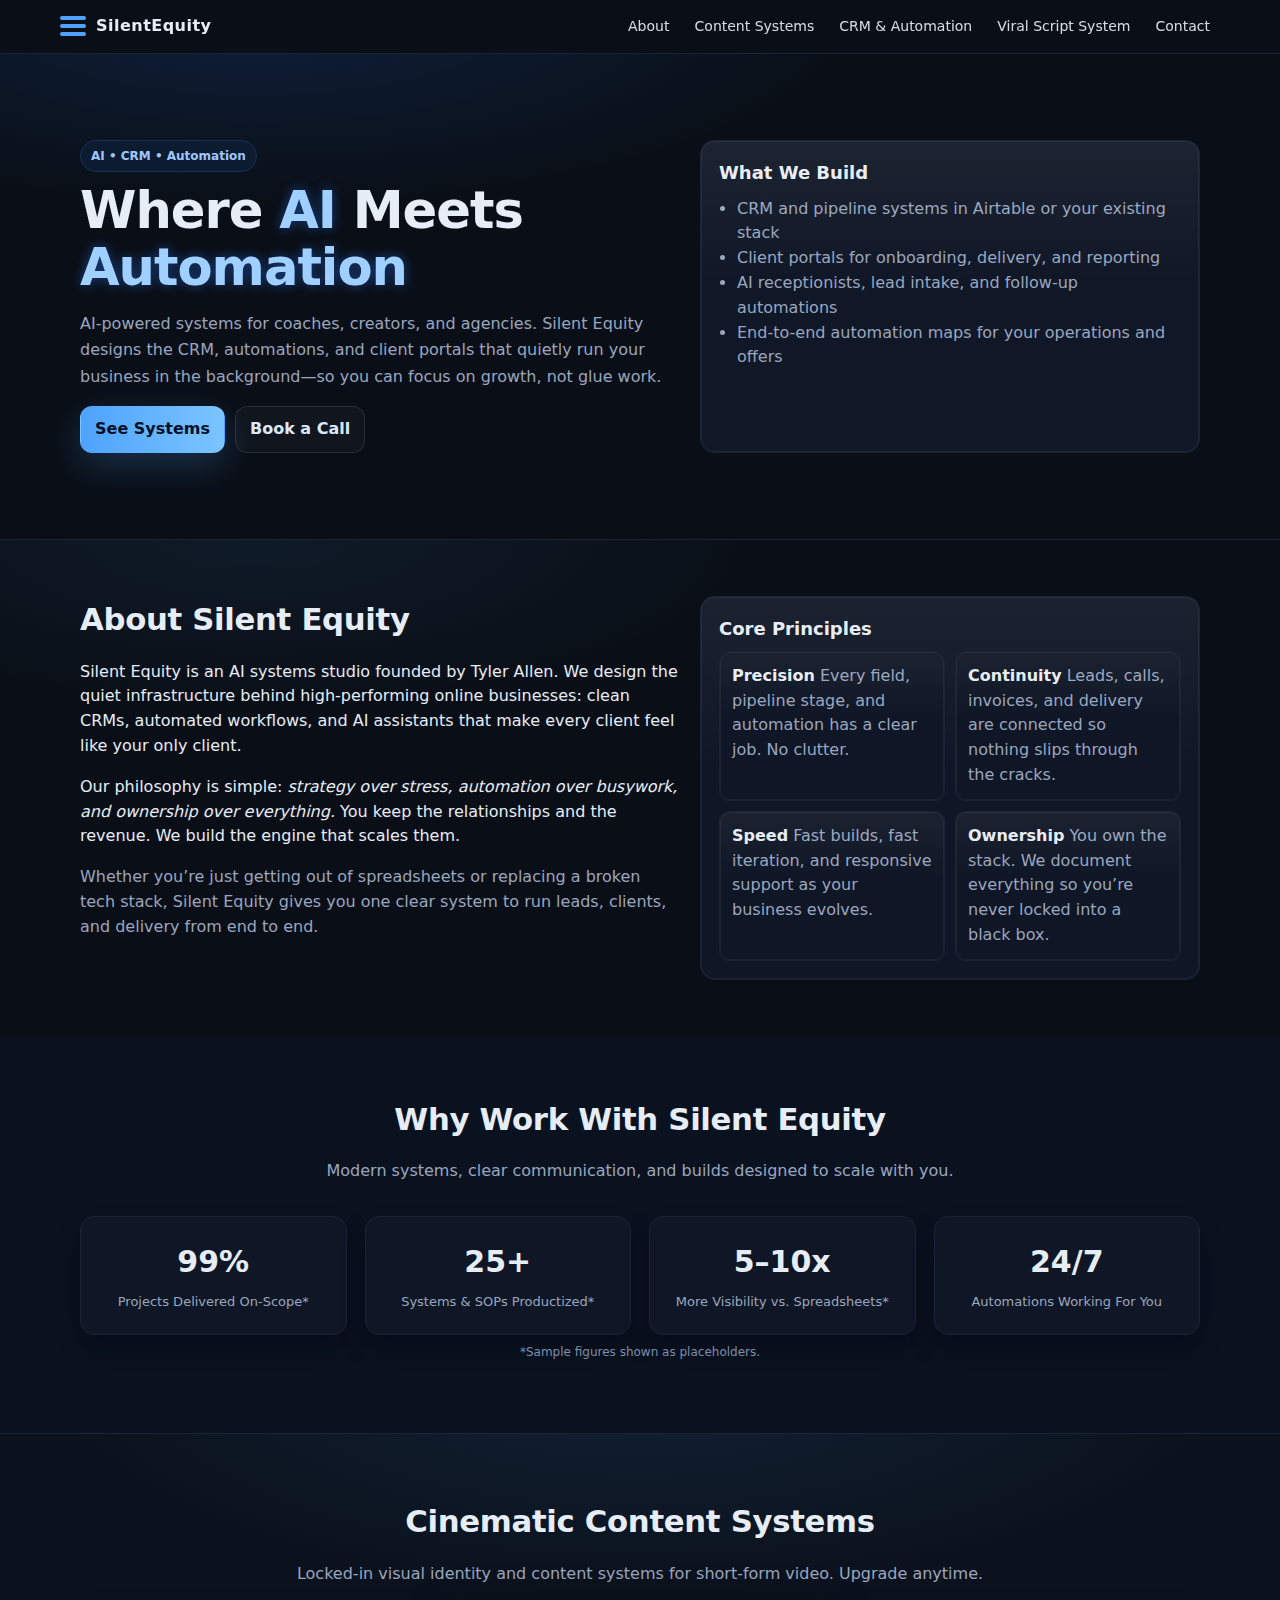
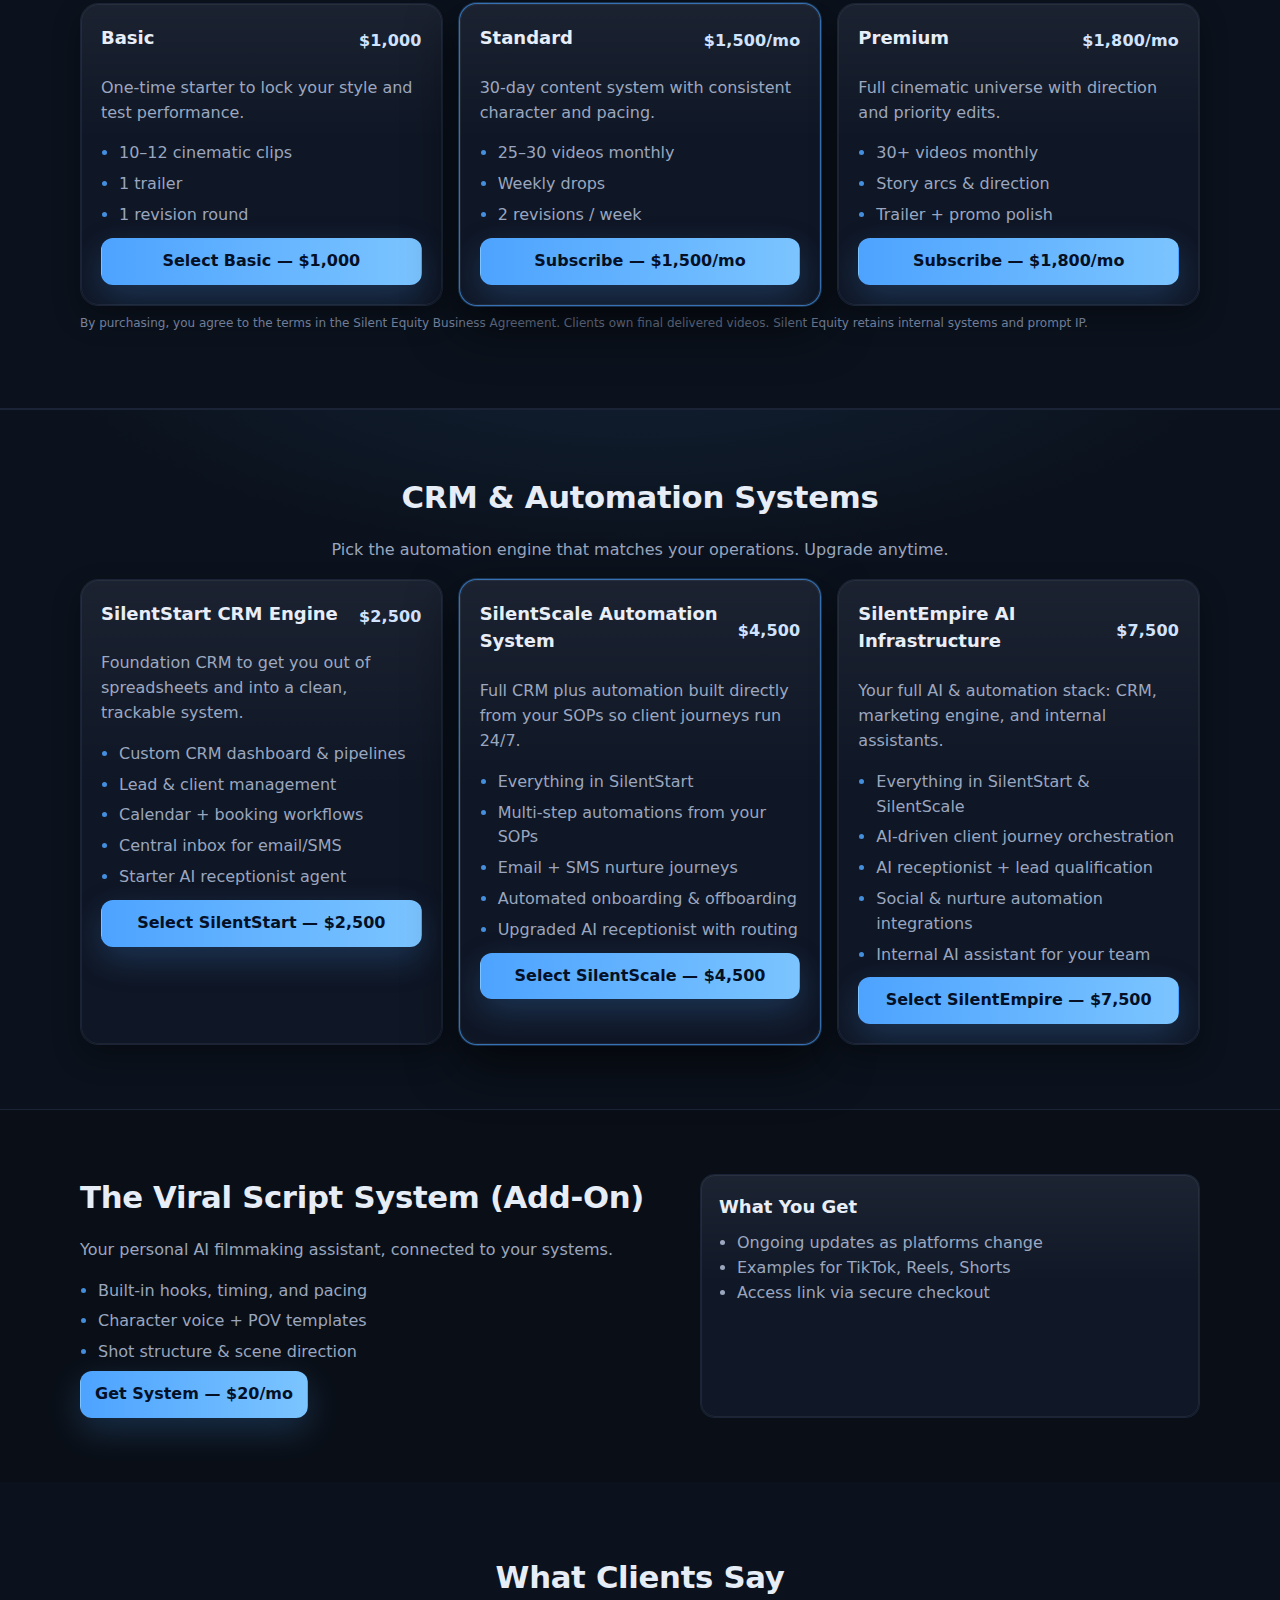
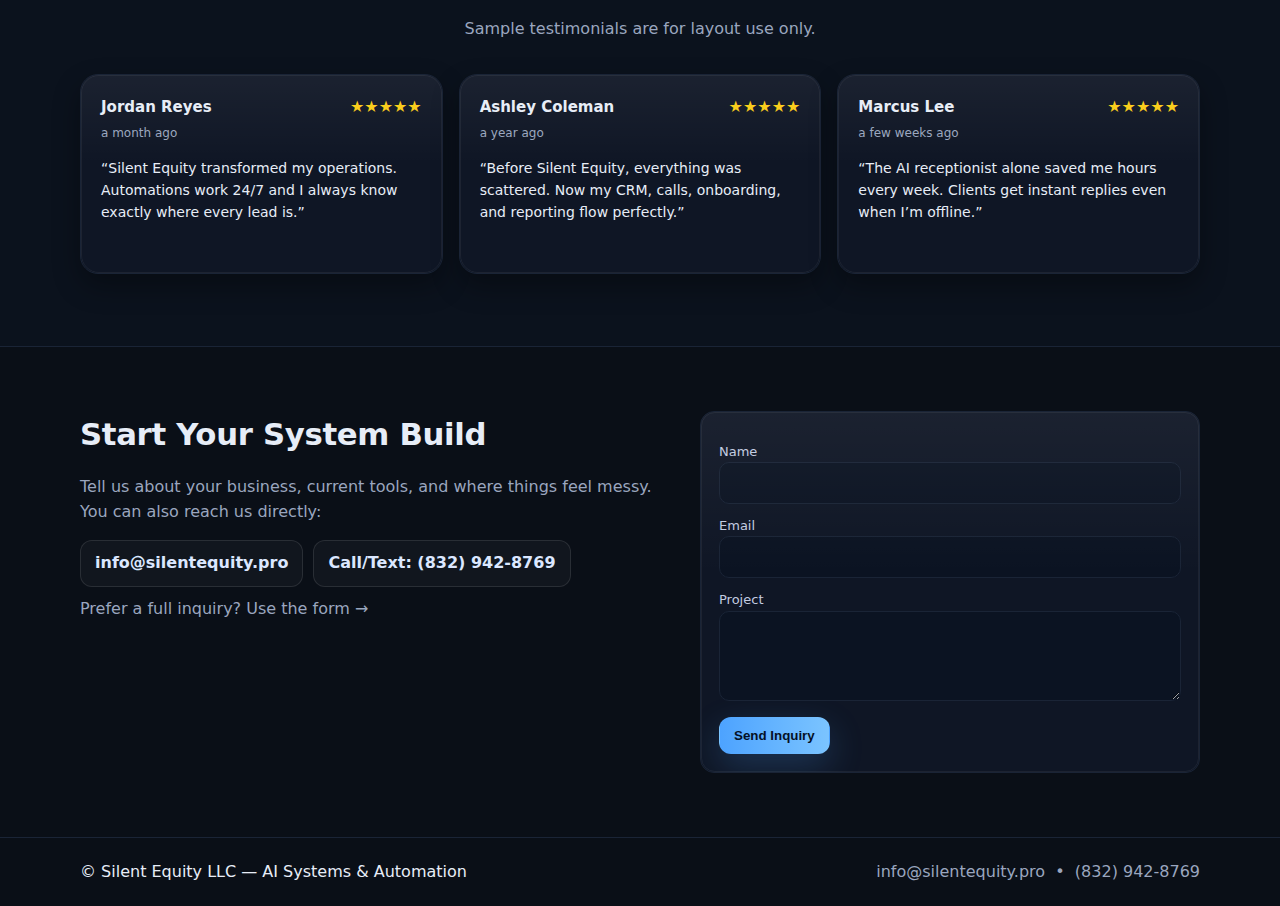
<file: index.html>
<!doctype html>
<html lang="en">
<head>
  <meta charset="utf-8">
  <meta name="viewport" content="width=device-width, initial-scale=1">
  <title>Silent Equity — Where AI Meets Automation</title>
  <meta name="description" content="Silent Equity designs AI-powered CRM, automation systems, and client portals for coaches, creators, and agencies.">
  <link rel="icon" href="assets/logo.png">
  <link rel="stylesheet" href="site.css">
</head>
<body>

  <header class="nav">
    <div class="wrap row">
      <a href="#top" class="brand">
        <div class="logo-mark">
          <span class="logo-bar"></span>
          <span class="logo-bar"></span>
          <span class="logo-bar"></span>
        </div>
        <span class="logo-wordmark">SilentEquity</span>
      </a>

      <nav>
        <a href="#about">About</a>
        <a href="#packages">Content Systems</a>
        <a href="#crm">CRM &amp; Automation</a>
        <a href="#system">Viral Script System</a>
        <a href="#contact">Contact</a>
      </nav>
    </div>
  </header>

  <section id="top" class="hero">
    <div class="wrap grid">
      <div>
        <div class="badge">AI • CRM • Automation</div>
        <h1>Where <span class="glow">AI</span> Meets <span class="glow">Automation</span></h1>
        <p class="lead">
          AI-powered systems for coaches, creators, and agencies. Silent Equity designs the CRM, automations, and client portals that quietly run your business in the background—so you can focus on growth, not glue work.
        </p>
        <div class="buttons">
          <a class="btn primary" href="#crm">See Systems</a>
          <a class="btn ghost" href="#contact">Book a Call</a>
        </div>
      </div>

      <div class="panel">
        <h3>What We Build</h3>
        <ul class="bullets">
          <li>CRM and pipeline systems in Airtable or your existing stack</li>
          <li>Client portals for onboarding, delivery, and reporting</li>
          <li>AI receptionists, lead intake, and follow-up automations</li>
          <li>End-to-end automation maps for your operations and offers</li>
        </ul>
      </div>
    </div>
  </section>

  <section id="about" class="about">
    <div class="wrap grid">
      <div>
        <h2>About Silent Equity</h2>
        <p>
          Silent Equity is an AI systems studio founded by Tyler Allen. We design the quiet infrastructure behind high-performing online businesses: clean CRMs, automated workflows, and AI assistants that make every client feel like your only client.
        </p>
        <p>
          Our philosophy is simple:
          <em>strategy over stress, automation over busywork, and ownership over everything.</em>
          You keep the relationships and the revenue. We build the engine that scales them.
        </p>
        <p class="muted">
          Whether you’re just getting out of spreadsheets or replacing a broken tech stack, Silent Equity gives you one clear system to run leads, clients, and delivery from end to end.
        </p>
      </div>

      <div class="panel soft">
        <h3>Core Principles</h3>
        <div class="cols">
          <div>
            <strong>Precision</strong>
            <span class="muted">Every field, pipeline stage, and automation has a clear job. No clutter.</span>
          </div>
          <div>
            <strong>Continuity</strong>
            <span class="muted">Leads, calls, invoices, and delivery are connected so nothing slips through the cracks.</span>
          </div>
          <div>
            <strong>Speed</strong>
            <span class="muted">Fast builds, fast iteration, and responsive support as your business evolves.</span>
          </div>
          <div>
            <strong>Ownership</strong>
            <span class="muted">You own the stack. We document everything so you’re never locked into a black box.</span>
          </div>
        </div>
      </div>
    </div>
  </section>

  <section id="why" class="metrics">
    <div class="wrap">
      <h2 class="center">Why Work With Silent Equity</h2>
      <p class="muted center">Modern systems, clear communication, and builds designed to scale with you.</p>

      <div class="metrics-grid">
        <div class="metric">
          <div class="metric-number">99%</div>
          <div class="metric-label">Projects Delivered On-Scope*</div>
        </div>
        <div class="metric">
          <div class="metric-number">25+</div>
          <div class="metric-label">Systems & SOPs Productized*</div>
        </div>
        <div class="metric">
          <div class="metric-number">5–10x</div>
          <div class="metric-label">More Visibility vs. Spreadsheets*</div>
        </div>
        <div class="metric">
          <div class="metric-number">24/7</div>
          <div class="metric-label">Automations Working For You</div>
        </div>
      </div>

      <p class="fineprint center">*Sample figures shown as placeholders.</p>
    </div>
  </section>

  <section id="packages" class="packages">
    <div class="wrap">
      <h2 class="center">Cinematic Content Systems</h2>
      <p class="muted center">Locked-in visual identity and content systems for short-form video. Upgrade anytime.</p>

      <div class="cards">
        <div class="card">
          <div class="row space">
            <h3>Basic</h3>
            <div class="price">$1,000</div>
          </div>
          <p class="muted">One-time starter to lock your style and test performance.</p>
          <ul class="ticks">
            <li>10–12 cinematic clips</li>
            <li>1 trailer</li>
            <li>1 revision round</li>
          </ul>
          <a class="btn primary block" target="_blank" href="https://buy.stripe.com/3cI28rdvS0jdg4R8A418c00">Select Basic — $1,000</a>
        </div>

        <div class="card featured">
          <div class="row space">
            <h3>Standard</h3>
            <div class="price">$1,500/mo</div>
          </div>
          <p class="muted">30-day content system with consistent character and pacing.</p>
          <ul class="ticks">
            <li>25–30 videos monthly</li>
            <li>Weekly drops</li>
            <li>2 revisions / week</li>
          </ul>
          <a class="btn primary block" target="_blank" href="https://buy.stripe.com/5kQ4gz4Zm5Dx19XcQk18c01">Subscribe — $1,500/mo</a>
        </div>

        <div class="card">
          <div class="row space">
            <h3>Premium</h3>
            <div class="price">$1,800/mo</div>
          </div>
          <p class="muted">Full cinematic universe with direction and priority edits.</p>
          <ul class="ticks">
            <li>30+ videos monthly</li>
            <li>Story arcs & direction</li>
            <li>Trailer + promo polish</li>
          </ul>
          <a class="btn primary block" target="_blank" href="https://buy.stripe.com/fZudR9gI49TN2e16rW18c02">Subscribe — $1,800/mo</a>
        </div>
      </div>

      <p class="fineprint">By purchasing, you agree to the terms in the Silent Equity Business Agreement. Clients own final delivered videos. Silent Equity retains internal systems and prompt IP.</p>
    </div>
  </section>

  <section id="crm" class="packages">
    <div class="wrap">
      <h2 class="center">CRM & Automation Systems</h2>
      <p class="muted center">Pick the automation engine that matches your operations. Upgrade anytime.</p>

      <div class="cards">

        <div class="card">
          <div class="row space">
            <h3>SilentStart CRM Engine</h3>
            <div class="price">$2,500</div>
          </div>
          <p class="muted">Foundation CRM to get you out of spreadsheets and into a clean, trackable system.</p>
          <ul class="ticks">
            <li>Custom CRM dashboard & pipelines</li>
            <li>Lead & client management</li>
            <li>Calendar + booking workflows</li>
            <li>Central inbox for email/SMS</li>
            <li>Starter AI receptionist agent</li>
          </ul>
          <a class="btn primary block" target="_blank" href="https://buy.stripe.com/6oU4gz8by2rldWJ5nS18c04">Select SilentStart — $2,500</a>
        </div>

        <div class="card featured">
          <div class="row space">
            <h3>SilentScale Automation System</h3>
            <div class="price">$4,500</div>
          </div>
          <p class="muted">Full CRM plus automation built directly from your SOPs so client journeys run 24/7.</p>
          <ul class="ticks">
            <li>Everything in SilentStart</li>
            <li>Multi-step automations from your SOPs</li>
            <li>Email + SMS nurture journeys</li>
            <li>Automated onboarding & offboarding</li>
            <li>Upgraded AI receptionist with routing</li>
          </ul>
          <a class="btn primary block" target="_blank" href="https://buy.stripe.com/9B6aEX77u8PJg4R03y18c05">Select SilentScale — $4,500</a>
        </div>

        <div class="card">
          <div class="row space">
            <h3>SilentEmpire AI Infrastructure</h3>
            <div class="price">$7,500</div>
          </div>
          <p class="muted">Your full AI & automation stack: CRM, marketing engine, and internal assistants.</p>
          <ul class="ticks">
            <li>Everything in SilentStart & SilentScale</li>
            <li>AI-driven client journey orchestration</li>
            <li>AI receptionist + lead qualification</li>
            <li>Social & nurture automation integrations</li>
            <li>Internal AI assistant for your team</li>
          </ul>
          <a class="btn primary block" target="_blank" href="https://buy.stripe.com/aFa8wP0J64zt2e16rW18c06">Select SilentEmpire — $7,500</a>
        </div>

      </div>
    </div>
  </section>

  <section id="system" class="system">
    <div class="wrap grid">
      <div>
        <h2>The Viral Script System (Add-On)</h2>
        <p class="muted">Your personal AI filmmaking assistant, connected to your systems.</p>
        <ul class="ticks">
          <li>Built-in hooks, timing, and pacing</li>
          <li>Character voice + POV templates</li>
          <li>Shot structure & scene direction</li>
        </ul>
        <a class="btn primary" target="_blank" href="https://buy.stripe.com/3cI4gz2Reea34m93fK18c03">Get System — $20/mo</a>
      </div>

      <div class="panel">
        <h3>What You Get</h3>
        <ul class="bullets">
          <li>Ongoing updates as platforms change</li>
          <li>Examples for TikTok, Reels, Shorts</li>
          <li>Access link via secure checkout</li>
        </ul>
      </div>
    </div>
  </section>

  <section id="testimonials" class="testimonials">
    <div class="wrap">
      <h2 class="center">What Clients Say</h2>
      <p class="muted center">Sample testimonials are for layout use only.</p>

      <div class="cards testimonials-grid">

        <div class="card testimonial-card">
          <div class="testimonial-header">
            <div class="testimonial-name">Jordan Reyes</div>
            <div class="stars"><span>★</span><span>★</span><span>★</span><span>★</span><span>★</span></div>
          </div>
          <div class="time muted">a month ago</div>
          <p class="testimonial-text">
            “Silent Equity transformed my operations. Automations work 24/7 and I always know exactly where every lead is.”
          </p>
        </div>

        <div class="card testimonial-card">
          <div class="testimonial-header">
            <div class="testimonial-name">Ashley Coleman</div>
            <div class="stars"><span>★</span><span>★</span><span>★</span><span>★</span><span>★</span></div>
          </div>
          <div class="time muted">a year ago</div>
          <p class="testimonial-text">
            “Before Silent Equity, everything was scattered. Now my CRM, calls, onboarding, and reporting flow perfectly.”
          </p>
        </div>

        <div class="card testimonial-card">
          <div class="testimonial-header">
            <div class="testimonial-name">Marcus Lee</div>
            <div class="stars"><span>★</span><span>★</span><span>★</span><span>★</span><span>★</span></div>
          </div>
          <div class="time muted">a few weeks ago</div>
          <p class="testimonial-text">
            “The AI receptionist alone saved me hours every week. Clients get instant replies even when I’m offline.”
          </p>
        </div>

      </div>
    </div>
  </section>

 <section id="contact" class="contact">
  <div class="wrap grid">

    <div>
      <h2>Start Your System Build</h2>
      <p class="muted">
        Tell us about your business, current tools, and where things feel messy.
        You can also reach us directly:
      </p>

      <div class="row gap">
        <a class="btn ghost" href="mailto:info@silentequity.pro">info@silentequity.pro</a>
        <a class="btn ghost" href="tel:+18329428769">Call/Text: (832) 942-8769</a>
      </div>

      <p class="muted" style="margin-top: 10px;">
        Prefer a full inquiry? Use the form →
      </p>
    </div>

    <div class="panel soft">
      <form action="https://formsubmit.co/info@silentequity.pro" method="POST">

        <!-- REQUIRED FIXED FIELDS -->
        <input type="hidden" name="_captcha" value="false">
        <input type="hidden" name="_template" value="table">
        <input type="hidden" name="_next" value="https://silentequity.pro/thankyou.html">

        <label>Name<input name="Name" required></label>
        <label>Email<input name="Email" type="email" required></label>
        <label>Project<textarea name="Message" rows="4" required></textarea></label>

        <button type="submit" class="btn primary block">Send Inquiry</button>
      </form>
    </div>

  </div>
</section>

 <footer class="foot">
  <div class="wrap row space">
    <div>
      © <span id="y"></span> Silent Equity LLC — AI Systems & Automation
    </div>

    <div class="muted">
      <a href="mailto:info@silentequity.pro" style="color: var(--muted); text-decoration: none;">
        info@silentequity.pro
      </a>
      &nbsp;•&nbsp;
      <a href="tel:+18329428769" style="color: var(--muted); text-decoration: none;">
        (832) 942-8769
      </a>
    </div>
  </div>
</footer>
</file>
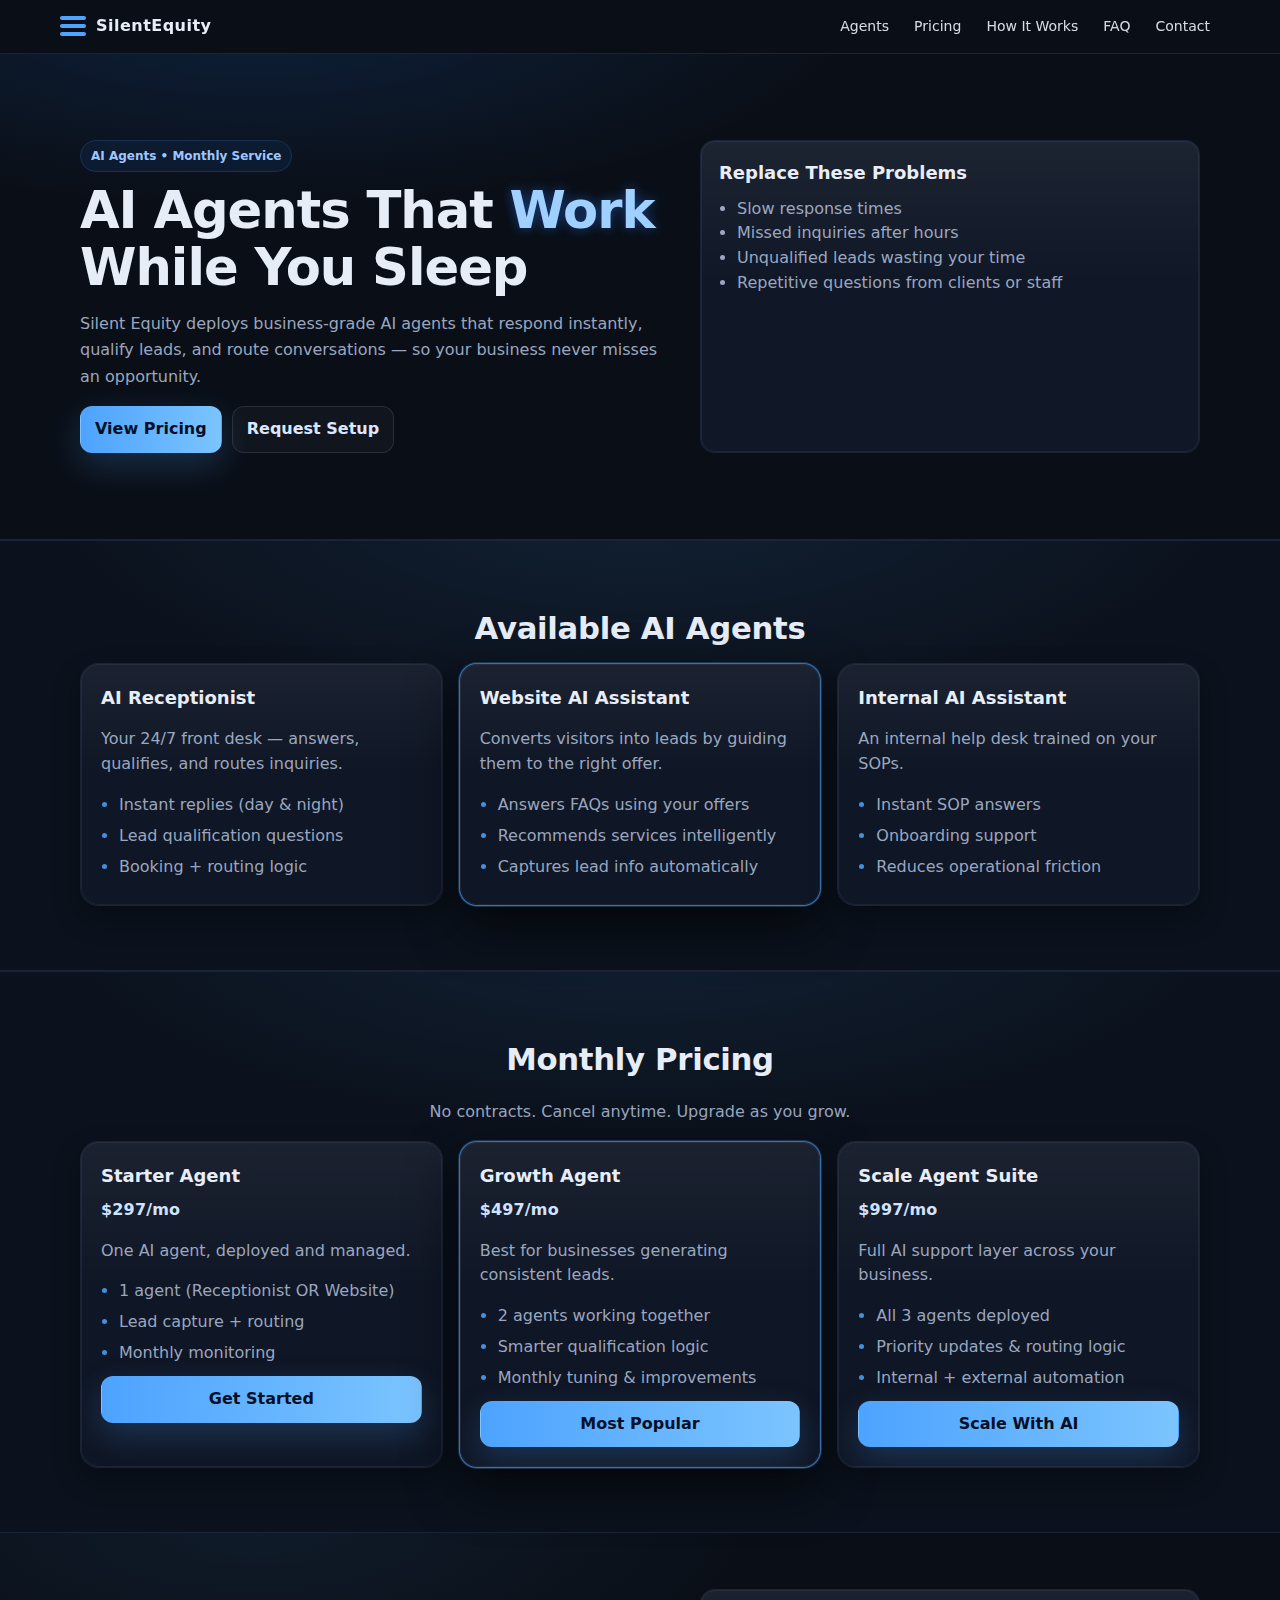
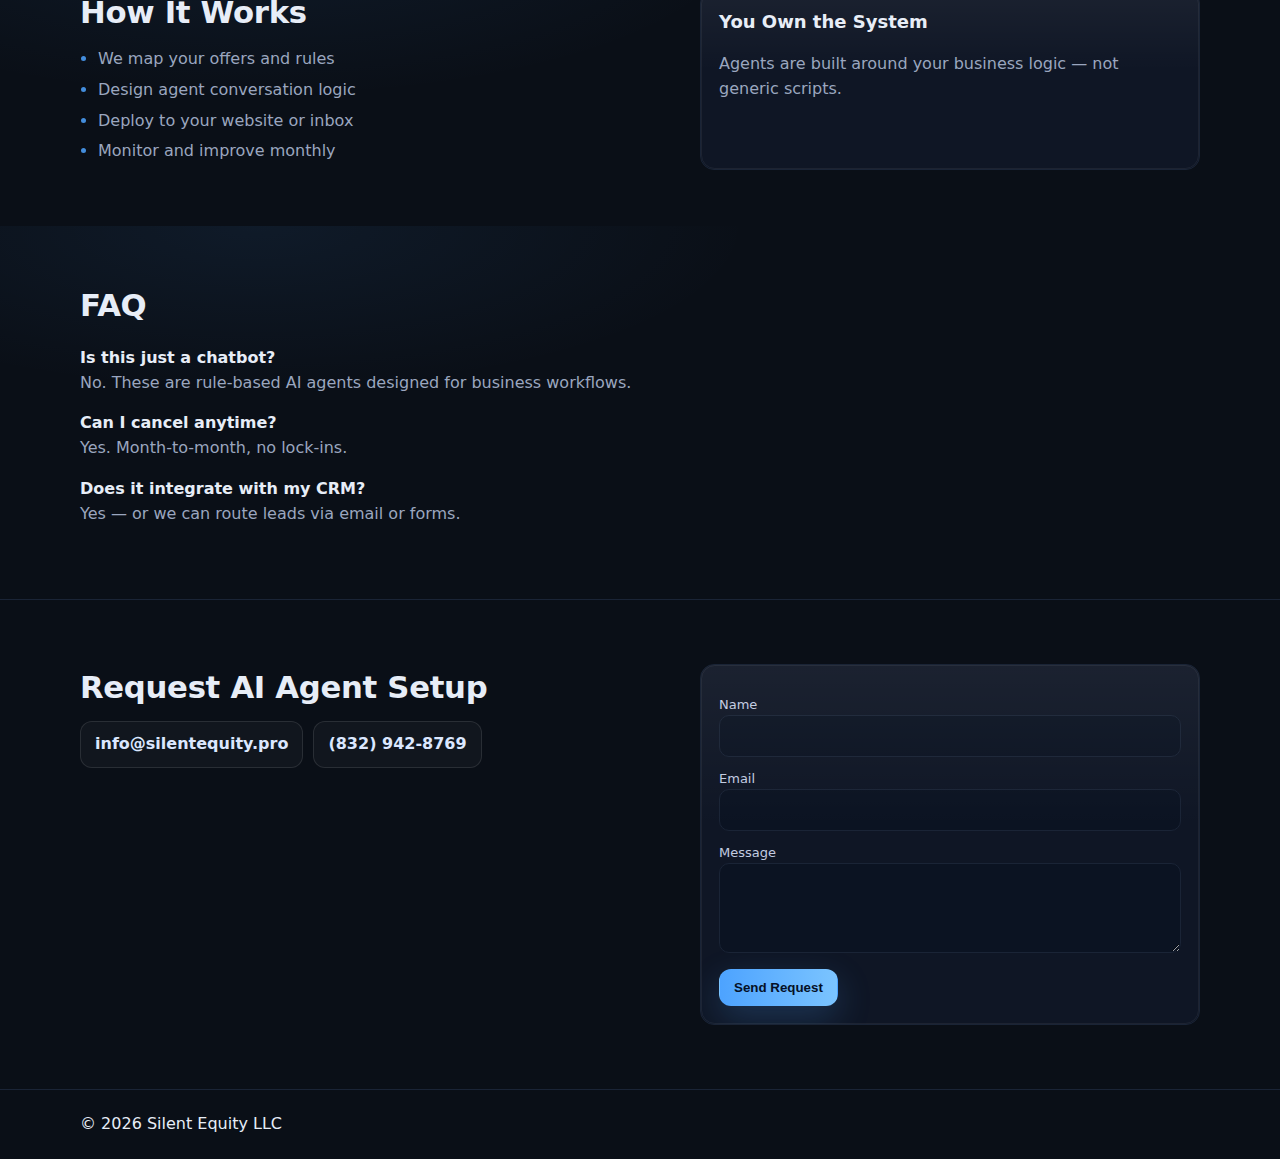
<file: ai-agents.html>
<!doctype html>
<html lang="en">
<head>
  <meta charset="utf-8">
  <meta name="viewport" content="width=device-width, initial-scale=1">
  <title>Silent Equity — AI Agents</title>
  <meta name="description" content="Business-grade AI agents that respond, qualify, and route leads automatically — billed monthly.">
  <link rel="icon" href="assets/logo.png">
  <link rel="stylesheet" href="site.css">
</head>
<body>

<header class="nav">
  <div class="wrap row">
    <a href="index.html" class="brand">
      <div class="logo-mark">
        <span class="logo-bar"></span>
        <span class="logo-bar"></span>
        <span class="logo-bar"></span>
      </div>
      <span class="logo-wordmark">SilentEquity</span>
    </a>

    <nav class="desktop-nav">
      <a href="#agents">Agents</a>
      <a href="#pricing">Pricing</a>
      <a href="#how">How It Works</a>
      <a href="#faq">FAQ</a>
      <a href="#contact">Contact</a>
    </nav>

    <div class="mobile-menu-btn" onclick="toggleMenu()">☰</div>
  </div>

  <div class="mobile-nav" id="mobileNav">
    <a href="#agents" onclick="toggleMenu()">Agents</a>
    <a href="#pricing" onclick="toggleMenu()">Pricing</a>
    <a href="#how" onclick="toggleMenu()">How It Works</a>
    <a href="#faq" onclick="toggleMenu()">FAQ</a>
    <a href="#contact" onclick="toggleMenu()">Contact</a>
  </div>
</header>

<!-- HERO -->
<section class="hero">
  <div class="wrap grid">
    <div>
      <div class="badge">AI Agents • Monthly Service</div>
      <h1>AI Agents That <span class="glow">Work</span> While You Sleep</h1>

      <p class="lead">
        Silent Equity deploys business-grade AI agents that respond instantly, qualify leads,
        and route conversations — so your business never misses an opportunity.
      </p>

      <div class="buttons">
        <a class="btn primary" href="#pricing">View Pricing</a>
        <a class="btn ghost" href="#contact">Request Setup</a>
      </div>
    </div>

    <div class="panel">
      <h3>Replace These Problems</h3>
      <ul class="bullets">
        <li>Slow response times</li>
        <li>Missed inquiries after hours</li>
        <li>Unqualified leads wasting your time</li>
        <li>Repetitive questions from clients or staff</li>
      </ul>
    </div>
  </div>
</section>

<!-- AGENTS -->
<section id="agents" class="packages">
  <div class="wrap">
    <h2 class="center">Available AI Agents</h2>

    <div class="cards">

      <div class="card">
        <h3>AI Receptionist</h3>
        <p class="muted">Your 24/7 front desk — answers, qualifies, and routes inquiries.</p>
        <ul class="ticks">
          <li>Instant replies (day & night)</li>
          <li>Lead qualification questions</li>
          <li>Booking + routing logic</li>
        </ul>
      </div>

      <div class="card featured">
        <h3>Website AI Assistant</h3>
        <p class="muted">Converts visitors into leads by guiding them to the right offer.</p>
        <ul class="ticks">
          <li>Answers FAQs using your offers</li>
          <li>Recommends services intelligently</li>
          <li>Captures lead info automatically</li>
        </ul>
      </div>

      <div class="card">
        <h3>Internal AI Assistant</h3>
        <p class="muted">An internal help desk trained on your SOPs.</p>
        <ul class="ticks">
          <li>Instant SOP answers</li>
          <li>Onboarding support</li>
          <li>Reduces operational friction</li>
        </ul>
      </div>

    </div>
  </div>
</section>

<!-- PRICING -->
<section id="pricing" class="packages">
  <div class="wrap">
    <h2 class="center">Monthly Pricing</h2>
    <p class="muted center">No contracts. Cancel anytime. Upgrade as you grow.</p>

    <div class="cards">

      <div class="card">
        <h3>Starter Agent</h3>
        <div class="price">$297/mo</div>
        <p class="muted">One AI agent, deployed and managed.</p>
        <ul class="ticks">
          <li>1 agent (Receptionist OR Website)</li>
          <li>Lead capture + routing</li>
          <li>Monthly monitoring</li>
        </ul>
        <a class="btn primary block" href="#contact">Get Started</a>
      </div>

      <div class="card featured">
        <h3>Growth Agent</h3>
        <div class="price">$497/mo</div>
        <p class="muted">Best for businesses generating consistent leads.</p>
        <ul class="ticks">
          <li>2 agents working together</li>
          <li>Smarter qualification logic</li>
          <li>Monthly tuning & improvements</li>
        </ul>
        <a class="btn primary block" href="#contact">Most Popular</a>
      </div>

      <div class="card">
        <h3>Scale Agent Suite</h3>
        <div class="price">$997/mo</div>
        <p class="muted">Full AI support layer across your business.</p>
        <ul class="ticks">
          <li>All 3 agents deployed</li>
          <li>Priority updates & routing logic</li>
          <li>Internal + external automation</li>
        </ul>
        <a class="btn primary block" href="#contact">Scale With AI</a>
      </div>

    </div>
  </div>
</section>

<!-- HOW IT WORKS -->
<section id="how" class="about">
  <div class="wrap grid">
    <div>
      <h2>How It Works</h2>
      <ul class="ticks">
        <li>We map your offers and rules</li>
        <li>Design agent conversation logic</li>
        <li>Deploy to your website or inbox</li>
        <li>Monitor and improve monthly</li>
      </ul>
    </div>

    <div class="panel soft">
      <h3>You Own the System</h3>
      <p class="muted">
        Agents are built around your business logic — not generic scripts.
      </p>
    </div>
  </div>
</section>

<!-- FAQ -->
<section id="faq" class="about">
  <div class="wrap">
    <h2>FAQ</h2>

    <p><strong>Is this just a chatbot?</strong><br>
      <span class="muted">No. These are rule-based AI agents designed for business workflows.</span>
    </p>

    <p><strong>Can I cancel anytime?</strong><br>
      <span class="muted">Yes. Month-to-month, no lock-ins.</span>
    </p>

    <p><strong>Does it integrate with my CRM?</strong><br>
      <span class="muted">Yes — or we can route leads via email or forms.</span>
    </p>
  </div>
</section>

<!-- CONTACT -->
<section id="contact" class="contact">
  <div class="wrap grid">
    <div>
      <h2>Request AI Agent Setup</h2>
      <div class="row gap">
        <a class="btn ghost" href="mailto:info@silentequity.pro">info@silentequity.pro</a>
        <a class="btn ghost" href="tel:+18329428769">(832) 942-8769</a>
      </div>
    </div>

    <div class="panel soft">
      <form action="https://formsubmit.co/info@silentequity.pro" method="POST">
        <input type="hidden" name="_captcha" value="false">
        <label>Name<input name="Name" required></label>
        <label>Email<input name="Email" type="email" required></label>
        <label>Message<textarea name="Message" rows="4" required></textarea></label>
        <button class="btn primary block">Send Request</button>
      </form>
    </div>
  </div>
</section>

<footer class="foot">
  <div class="wrap row space">
    <div>© <span id="y"></span> Silent Equity LLC</div>
  </div>
</footer>

<script>
function toggleMenu(){document.getElementById('mobileNav').classList.toggle('open')}
document.getElementById('y').textContent=new Date().getFullYear()
</script>

</body>
</html>
</file>
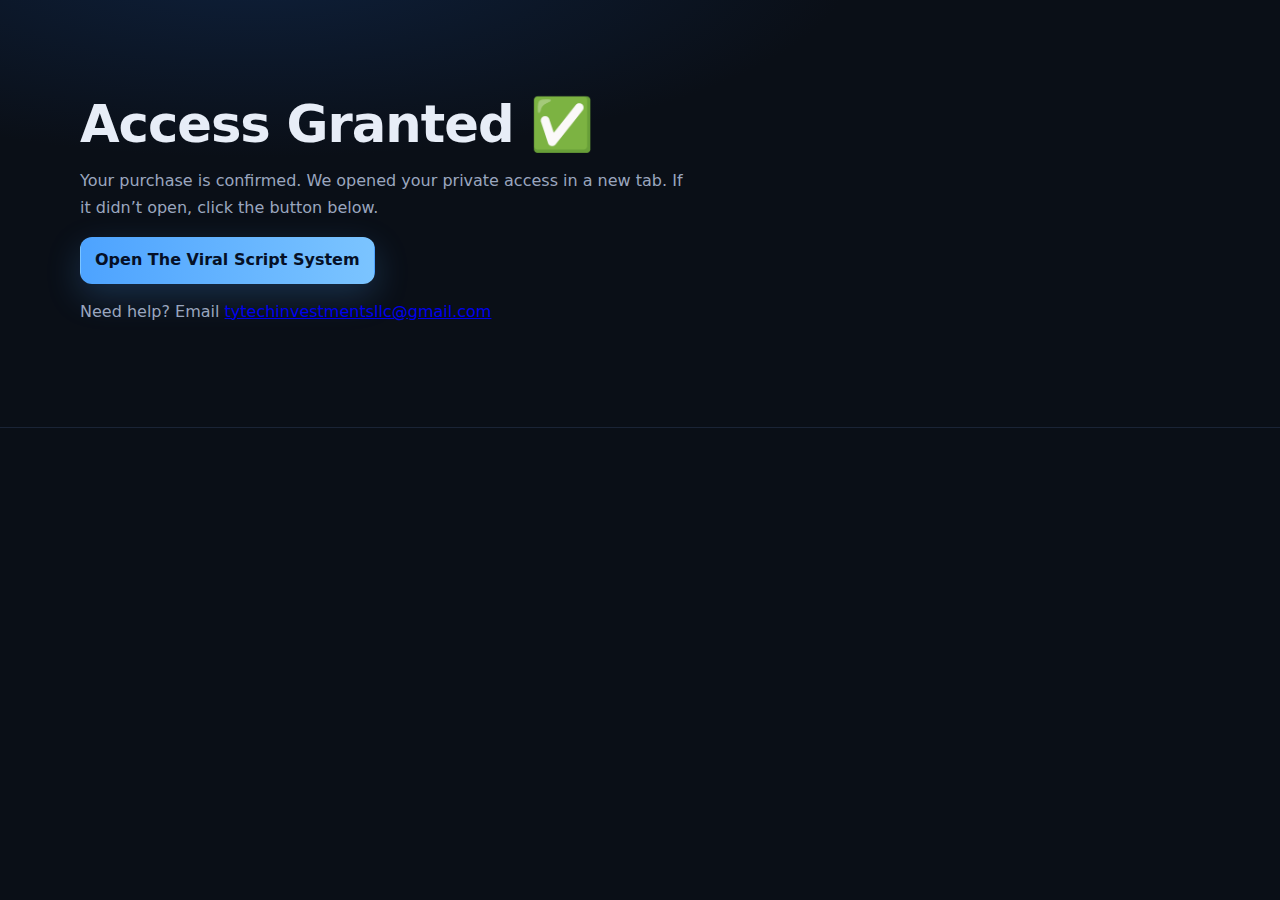
<file: delivery.html>
<!doctype html>
<html lang="en">
<head>
<meta charset="utf-8">
<meta name="viewport" content="width=device-width, initial-scale=1">
<title>Silent Equity — Access Granted</title>
<link rel="stylesheet" href="site.css">
<script>
  window.addEventListener('DOMContentLoaded', function () {
    window.open("https://chatgpt.com/share/6865929f-4dd0-8001-a887-6e9cb8c87a54", "_blank");
  });
</script>
</head>
<body>
  <section class="hero">
    <div class="wrap">
      <h1>Access Granted ✅</h1>
      <p class="lead">Your purchase is confirmed. We opened your private access in a new tab. If it didn’t open, click the button below.</p>
      <p><a class="btn primary" href="https://chatgpt.com/share/6865929f-4dd0-8001-a887-6e9cb8c87a54" target="_blank">Open The Viral Script System</a></p>
      <p class="muted">Need help? Email <a href="mailto:tytechinvestmentsllc@gmail.com">tytechinvestmentsllc@gmail.com</a></p>
    </div>
  </section>
</body>
</html>
</file>
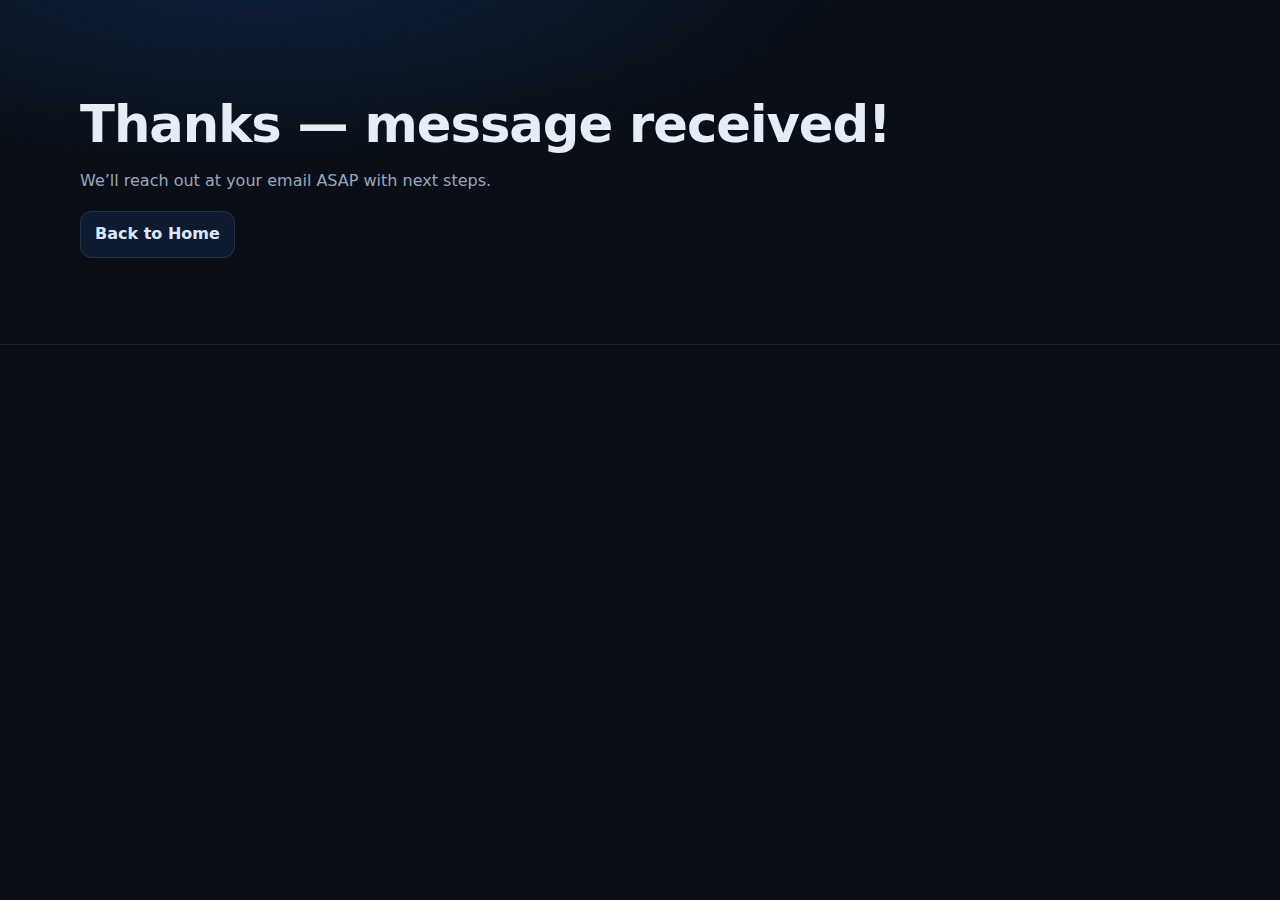
<file: thankyou.html>
<!doctype html>
<html lang="en">
<head>
<meta charset="utf-8">
<meta name="viewport" content="width=device-width, initial-scale=1">
<title>Thanks — Silent Equity</title>
<link rel="stylesheet" href="site.css">
</head>
<body>
  <section class="hero">
    <div class="wrap">
      <h1>Thanks — message received!</h1>
      <p class="lead">We’ll reach out at your email ASAP with next steps.</p>
      <a class="btn" href="index.html">Back to Home</a>
    </div>
  </section>
</body>
</html>
</file>
<file: site.css>
/* =========================================
   THEME VARIABLES
========================================= */
:root {
  --bg: #0a0f17;
  --ink: #e7edf7;
  --muted: #9aa6bf;
  --panel: #101827;
  --line: #1a2436;
  --accent: #4da3ff;
  --accent2: #7bc4ff;
}

/* =========================================
   RESET
========================================= */
* { box-sizing: border-box; }
html, body {
  margin: 0;
  padding: 0;
  background: var(--bg);
  color: var(--ink);
  font-family: ui-sans-serif, system-ui, -apple-system, Segoe UI, Roboto, Inter, sans-serif;
}

.wrap { max-width: 1100px; margin: 0 auto; padding: 0 20px; }
.row { display: flex; align-items: center; gap: 12px; }
.space { justify-content: space-between; }
.gap { gap: 10px; flex-wrap: wrap; }
.grid { display: grid; gap: 20px; }
@media (min-width: 900px) {
  .grid { grid-template-columns: 1.2fr 1fr; }
}

/* =========================================
   NAVBAR + LOGO POLISH
========================================= */
/* =========================================
   NAVBAR + LOGO POLISH
========================================= */
.nav {
  position: sticky;
  top: 0;
  z-index: 10;
  background: rgba(10, 15, 23, 0.65);
  backdrop-filter: blur(14px);
  border-bottom: 1px solid var(--line);
}
.nav .wrap {
  display: flex;
  align-items: center;
  justify-content: space-between;
  padding: 14px 0;
}
.brand {
  display: flex;
  align-items: center;
  gap: 10px;
  font-weight: 800;
  text-decoration: none;
  color: var(--ink);
}

/* NEW: logo made from 3 bars */
.logo-mark {
  display: flex;
  flex-direction: column;
  gap: 4px;
}

.logo-bar {
  width: 26px;
  height: 4px;
  border-radius: 999px;
  background: var(--accent);   /* blue from your theme */
}

/* Wordmark text next to the icon */
.logo-wordmark {
  font-size: 16px;
  letter-spacing: 0.03em;
}

/* Optional: tweak logo size on small screens */
@media (max-width: 600px) {
  .logo-bar {
    width: 22px;
    height: 3px;
  }
  .logo-wordmark {
    font-size: 14px;
  }
}


.nav nav a {
  color: var(--ink);
  text-decoration: none;
  margin: 0 10px;
  font-size: 14px;
  position: relative;
  padding-bottom: 3px;
}
.nav nav a::after {
  content: "";
  position: absolute;
  left: 0; bottom: 0;
  width: 0%; height: 2px;
  background: var(--accent);
  transition: 0.2s;
}
.nav nav a:hover::after {
  width: 100%;
}

/* =========================================
   HERO
========================================= */
.hero {
  padding: 72px 0;
  border-bottom: 1px solid var(--line);
  background: radial-gradient(1200px 400px at 20% -10%, #0e203b 0%, transparent 50%);
}
.badge {
  display: inline-block;
  padding: 6px 10px;
  background: #0c1b30;
  border: 1px solid #173155;
  border-radius: 999px;
  color: #9fc6ff;
  font-weight: 700;
  font-size: 12px;
}
h1 {
  font-size: 44px;
  line-height: 1.1;
  margin: 10px 0 6px;
}
.lead { color: var(--muted); max-width: 60ch; }
.buttons { display: flex; gap: 10px; margin-top: 12px; }

/* =========================================
   GLOBAL PANELS
========================================= */
.panel {
  background: var(--panel);
  border: 1px solid var(--line);
  border-radius: 14px;
  padding: 18px;
  transition: 0.2s;
}
.panel.soft {
  background: #0f1625;
}
.panel:hover {
  transform: translateY(-4px);
  border-color: var(--accent);
  box-shadow: 0 8px 30px #00000066;
}

/* =========================================
   ABOUT
========================================= */
.about { padding: 40px 0; }
.bullets { margin-top: 10px; padding-left: 18px; color: var(--muted); }
.cols {
  display: grid;
  grid-template-columns: repeat(2, 1fr);
  gap: 10px;
}
.cols > div {
  background: #0f1625;
  border: 1px solid var(--line);
  padding: 12px;
  border-radius: 10px;
}

/* =========================================
   PACKAGES / CARDS
========================================= */
.packages {
  padding: 44px 0;
  border-top: 1px solid var(--line);
  border-bottom: 1px solid var(--line);
  background: #0b121d;
}
.center { text-align: center; }
.cards {
  display: grid;
  gap: 16px;
}
@media (min-width: 900px) {
  .cards { grid-template-columns: repeat(3, 1fr); }
}

.card {
  background: #0f1625;
  border: 1px solid var(--line);
  border-radius: 16px;
  padding: 18px;
  transition: 0.22s ease;
  box-shadow: 0 12px 28px #00000055;
}
.card:hover {
  transform: translateY(-6px) scale(1.02);
  border-color: var(--accent);
  box-shadow: 0 20px 45px #00000088;
}
.card.featured {
  border-color: #2a7bff;
  box-shadow: 0 0 0 1px #2a7bff33;
}
.price { font-weight: 900; color: #cfe2ff; }

.ticks {
  margin: 10px 0 0 0;
  padding-left: 18px;
}
.ticks li {
  margin: 6px 0;
  color: var(--muted);
}

/* =========================================
   SYSTEM + FORMS
========================================= */
.system { padding: 44px 0; }
.contact {
  padding: 44px 0;
  border-top: 1px solid var(--line);
}
label {
  display: block;
  margin: 8px 0 6px;
  font-size: 13px;
  color: #c2cbe0;
}
input,
textarea {
  width: 100%;
  background: #0b1322;
  color: #e7edf7;
  border: 1px solid #1a2436;
  border-radius: 10px;
  padding: 10px;
  font-size: 14px;
}
input:focus,
textarea:focus {
  outline: none;
  border-color: var(--accent);
  box-shadow: 0 0 0 3px #2a7bff33;
}

/* =========================================
   BUTTONS
========================================= */
.btn {
  display: inline-block;
  padding: 10px 14px;
  border-radius: 12px;
  text-decoration: none;
  border: 1px solid #2a3650;
  color: #dbe7ff;
  background: #0e1a30;
  font-weight: 800;
  transition: 0.18s;
}
.btn:hover {
  transform: translateY(-2px);
  background: #142038;
}
.btn.ghost {
  background: transparent;
}
.btn.primary {
  background: linear-gradient(90deg, var(--accent), var(--accent2));
  border-color: transparent;
  color: #051026;
  box-shadow: 0 8px 24px #4da3ff44;
}
.btn.primary:hover {
  transform: translateY(-2px);
  box-shadow: 0 12px 30px #4da3ff77;
}
.btn.block { display: block; text-align: center; margin-top: 10px; }
.muted { color: var(--muted); }
.glow { color: #9fd0ff; text-shadow: 0 0 12px #2a7bff77; }
.fineprint { margin-top: 8px; color: #7f8dab; font-size: 12px; }

/* =========================================
   METRICS (WHY WORK WITH US)
========================================= */
.metrics {
  padding: 60px 0;
  background: #0a1220;
}
.metrics-grid {
  margin-top: 32px;
  display: grid;
  gap: 18px;
}
@media (min-width: 900px) {
  .metrics-grid { grid-template-columns: repeat(4, 1fr); }
}
.metric {
  padding: 22px;
  text-align: center;
  border-radius: 14px;
  background: #0f1625;
  border: 1px solid var(--line);
  transition: 0.25s ease;
  box-shadow: 0 12px 24px #00000050;
}
.metric:hover {
  transform: translateY(-6px) scale(1.02);
  border-color: var(--accent);
  background: #111a2c;
}
.metric-number {
  font-size: 30px;
  font-weight: 800;
  color: var(--ink);
}
.metric-label {
  margin-top: 6px;
  font-size: 13px;
  color: var(--muted);
}

/* =========================================
   TESTIMONIALS
========================================= */
.testimonials {
  padding: 60px 0;
  background: #0b121d;
}
.testimonials-grid {
  margin-top: 32px;
}
.testimonial-card {
  display: flex;
  flex-direction: column;
  min-height: 200px;
}
.testimonial-header {
  display: flex;
  justify-content: space-between;
  align-items: center;
}
.testimonial-name {
  font-weight: 700;
  font-size: 15px;
}
.stars span {
  color: #facc15;
  font-size: 16px;
}
.time {
  margin-top: 4px;
  font-size: 12px;
  color: var(--muted);
}
.testimonial-text {
  margin-top: 14px;
  font-size: 14px;
  color: var(--ink);
}

/* =========================================
   FOOTER
========================================= */
.foot {
  padding: 22px 0;
  border-top: 1px solid var(--line);
}
/* MOBILE NAVIGATION */
.mobile-menu-btn {
  display: none;
  font-size: 26px;
  cursor: pointer;
  color: var(--ink);
}

.mobile-nav {
  display: none;
  flex-direction: column;
  background: #0f1625;
  border-top: 1px solid var(--line);
  padding: 10px 0;
}

.mobile-nav a {
  padding: 12px 20px;
  color: var(--ink);
  text-decoration: none;
  font-size: 16px;
}

.mobile-nav.open {
  display: flex;
}

/* HIDE desktop menu on mobile */
@media (max-width: 780px) {
  .desktop-nav {
    display: none;
  }
  .mobile-menu-btn {
    display: block;
  }
}
/* =========================
AI CHAT WIDGET (THEME FIX)
========================= */
#ai-chat-launcher {
  position: fixed;
  right: 18px;
  bottom: 18px;
  width: 56px;
  height: 56px;
  border-radius: 999px;
  border: 1px solid var(--line);
  background: rgba(16, 24, 39, 0.95);
  box-shadow: 0 12px 30px rgba(0,0,0,.25);
  cursor: pointer;
  z-index: 9999;
  display: grid;
  place-items: center;
}

#ai-chat-launcher .chat-bars {
  display: flex;
  flex-direction: column;
  gap: 4px;
}
#ai-chat-launcher .chat-bars span {
  width: 22px;
  height: 3px;
  border-radius: 999px;
  background: var(--accent);
}

#ai-chatbox {
  position: fixed;
  right: 18px;
  bottom: 18px;
  width: 360px;
  height: 520px;
  background: #0f1625;
  border: 1px solid var(--line);
  border-radius: 16px;
  box-shadow: 0 18px 60px rgba(0,0,0,.35);
  display: flex;
  flex-direction: column;
  z-index: 9999;
  color: var(--ink);
}

.chat-hidden { display: none !important; }

#ai-chat-header {
  background: rgba(10, 15, 23, 0.85);
  border-bottom: 1px solid var(--line);
  color: var(--ink);
  padding: 12px;
  display: flex;
  justify-content: space-between;
  align-items: center;
}

.chat-title { font-weight: 800; font-size: 14px; }
.chat-subtitle { font-size: 12px; color: var(--muted); margin-top: 2px; }

#ai-chat-close {
  background: transparent;
  border: none;
  color: var(--ink);
  font-size: 22px;
  cursor: pointer;
  line-height: 1;
  padding: 6px 10px;
  border-radius: 10px;
}
#ai-chat-close:hover {
  background: rgba(77, 163, 255, 0.12);
}

#ai-chat-messages {
  flex: 1;
  padding: 12px;
  overflow-y: auto;
  background: radial-gradient(800px 260px at 20% -10%, #0e203b 0%, transparent 55%);
}

.msg-row { display: flex; margin-bottom: 10px; }
.msg-row.user { justify-content: flex-end; }
.msg-row.assistant { justify-content: flex-start; }

.bubble {
  max-width: 82%;
  padding: 10px 12px;
  border-radius: 14px;
  white-space: pre-wrap;
  font-size: 14px;
}

.bubble.user {
  background: linear-gradient(90deg, var(--accent), var(--accent2));
  color: #051026;
  font-weight: 700;
}

.bubble.assistant {
  background: rgba(255,255,255,0.06);
  border: 1px solid rgba(255,255,255,0.08);
  color: var(--ink);
}

#ai-chat-input-row {
  display: flex;
  gap: 8px;
  padding: 10px;
  border-top: 1px solid var(--line);
  background: rgba(10, 15, 23, 0.75);
}

#ai-chat-input {
  flex: 1;
  padding: 10px;
  border-radius: 12px;
  border: 1px solid var(--line);
  background: #0b1322;
  color: var(--ink);
}

#ai-chat-send {
  padding: 10px 12px;
  border-radius: 12px;
  border: none;
  background: linear-gradient(90deg, var(--accent), var(--accent2));
  color: #051026;
  font-weight: 900;
  cursor: pointer;
}
#ai-chat-send:disabled { opacity: 0.6; cursor: not-allowed; } " 

/* =========================================
   AGENCY POLISH PATCH (Drop-in)
   Paste at END of site.css
========================================= */

/* Better text rendering */
html { -webkit-font-smoothing: antialiased; -moz-osx-font-smoothing: grayscale; }
body { line-height: 1.55; }

/* Better spacing rhythm */
.hero { padding: 86px 0; }
.about { padding: 56px 0; }
.packages { padding: 64px 0; }
.system { padding: 64px 0; }
.contact { padding: 64px 0; }
.testimonials { padding: 72px 0; }

/* Responsive typography */
h1 {
  font-size: clamp(34px, 4vw, 52px);
  letter-spacing: -0.02em;
}
h2 {
  font-size: clamp(26px, 2.4vw, 34px);
  letter-spacing: -0.01em;
  margin: 0 0 10px;
}
h3 {
  font-size: 18px;
  margin: 0 0 8px;
}
.lead {
  font-size: 16px;
  line-height: 1.65;
}

/* Make sections feel more premium with subtle gradients */
.packages {
  background:
    radial-gradient(1000px 360px at 50% -10%, rgba(77,163,255,0.10) 0%, transparent 60%),
    #0b121d;
}
.about {
  background:
    radial-gradient(900px 300px at 20% 0%, rgba(77,163,255,0.08) 0%, transparent 55%);
}

/* Panels: add slight gradient + inner border */
.panel, .card, .cols > div {
  position: relative;
  overflow: hidden;
}
.panel::before,
.card::before,
.cols > div::before {
  content: "";
  position: absolute;
  inset: 0;
  background: linear-gradient(180deg, rgba(255,255,255,0.05) 0%, transparent 45%);
  pointer-events: none;
}
.panel::after,
.card::after,
.cols > div::after {
  content: "";
  position: absolute;
  inset: 0;
  border-radius: inherit;
  border: 1px solid rgba(255,255,255,0.06);
  pointer-events: none;
}

/* Cards: slightly tighter + more "SaaS" */
.card {
  border-radius: 18px;
  padding: 20px;
}
.card.featured {
  border-color: rgba(77,163,255,0.65);
  box-shadow: 0 0 0 1px rgba(77,163,255,0.25), 0 20px 50px rgba(0,0,0,0.65);
}
.price {
  font-size: 16px;
  letter-spacing: 0.01em;
}

/* Better bullets */
.ticks li, .bullets li {
  line-height: 1.55;
}
.ticks li::marker { color: rgba(77,163,255,0.85); }

/* Buttons: make ghost feel premium */
.btn {
  border-color: rgba(255,255,255,0.10);
}
.btn.ghost {
  background: rgba(255,255,255,0.03);
  border-color: rgba(255,255,255,0.10);
}
.btn.ghost:hover {
  background: rgba(255,255,255,0.06);
  border-color: rgba(77,163,255,0.35);
}

/* Primary button: slightly more premium */
.btn.primary {
  box-shadow: 0 12px 34px rgba(77,163,255,0.22);
}
.btn.primary:hover {
  box-shadow: 0 18px 50px rgba(77,163,255,0.30);
}

/* Navbar: reduce clutter + improve spacing */
.nav nav a { opacity: 0.92; }
.nav nav a:hover { opacity: 1; }

/* Mobile: reduce hero padding, ensure buttons wrap nicely */
@media (max-width: 780px) {
  .hero { padding: 64px 0; }
  .buttons { flex-wrap: wrap; }
  .btn { width: auto; }
}

/* Make the wrap slightly wider on big screens */
.wrap { max-width: 1160px; }

/* Testimonial spacing */
.testimonial-text { line-height: 1.6; }

/* FORM: better spacing */
label { margin-top: 12px; }
input, textarea { padding: 12px; }

/* Optional: utility class (if you use it later) */
.kicker { text-transform: uppercase; letter-spacing: 0.12em; font-size: 11px; color: var(--muted); }
</file>
